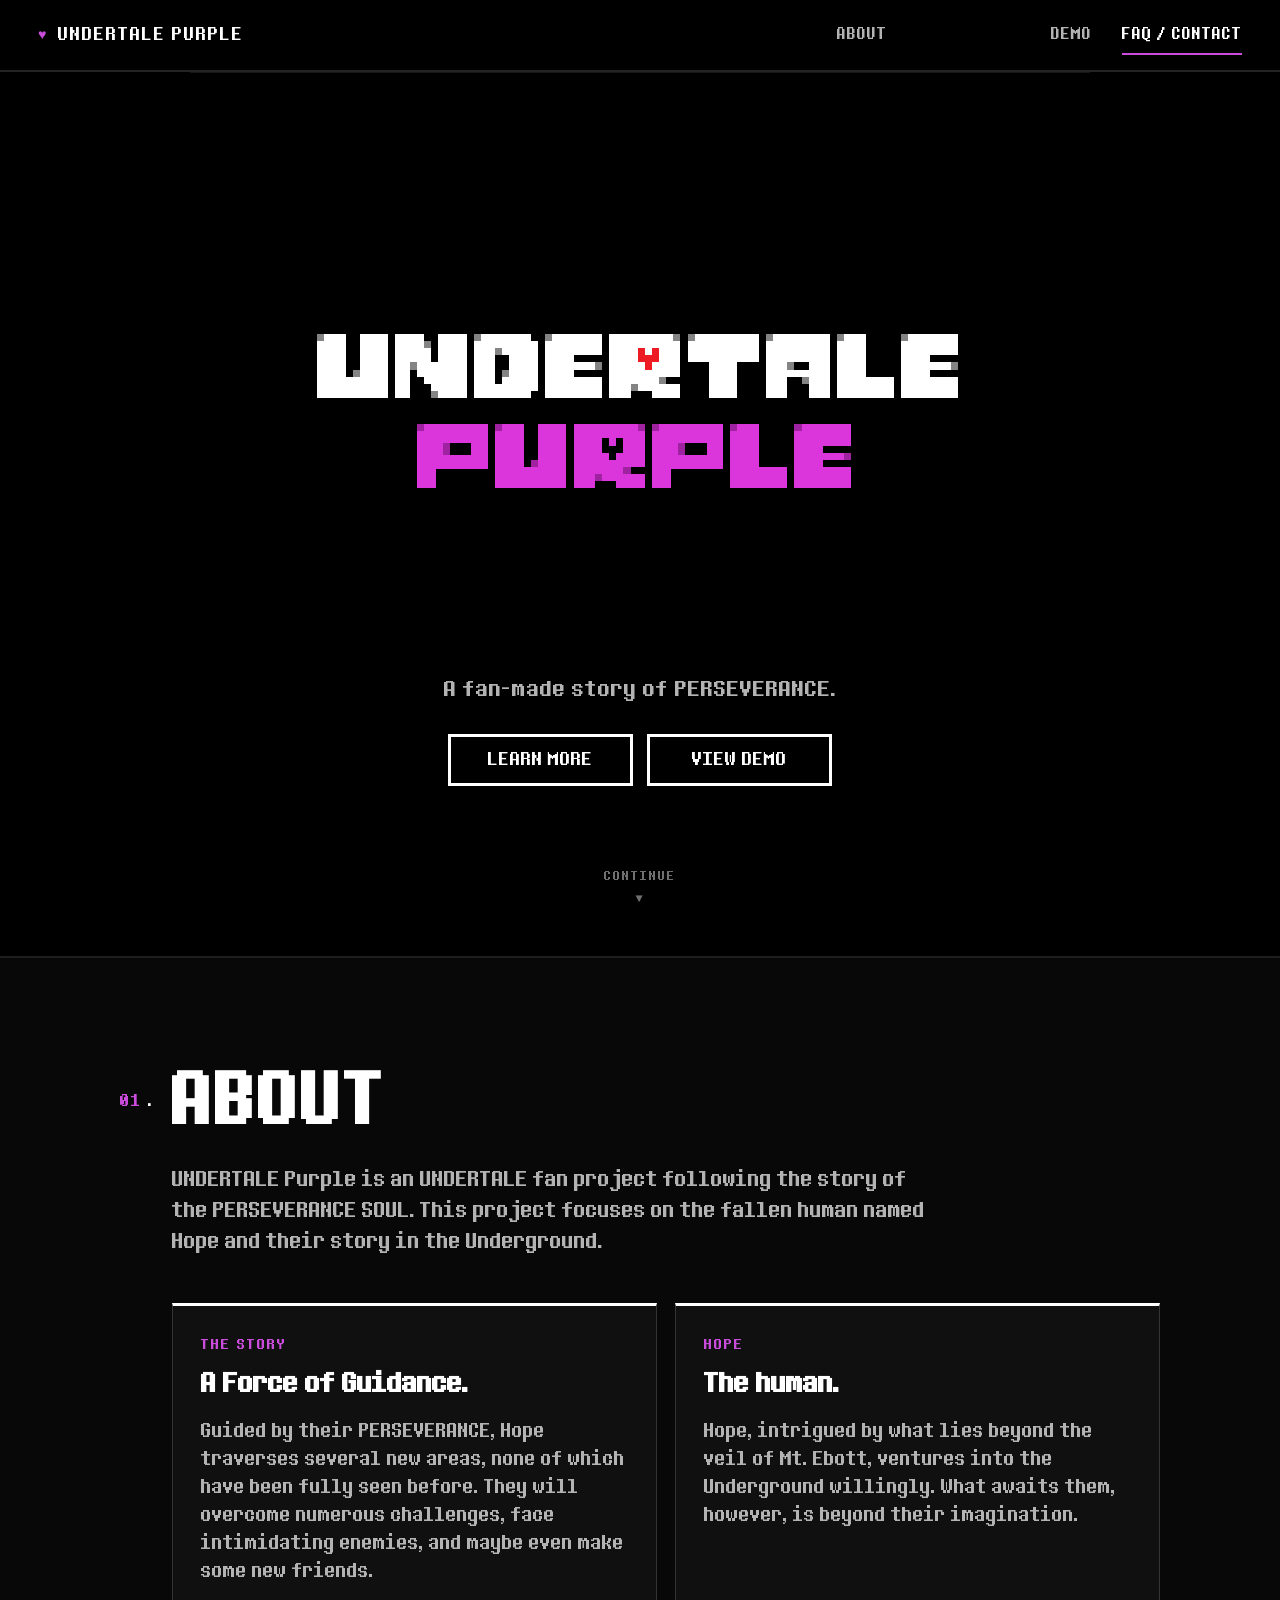
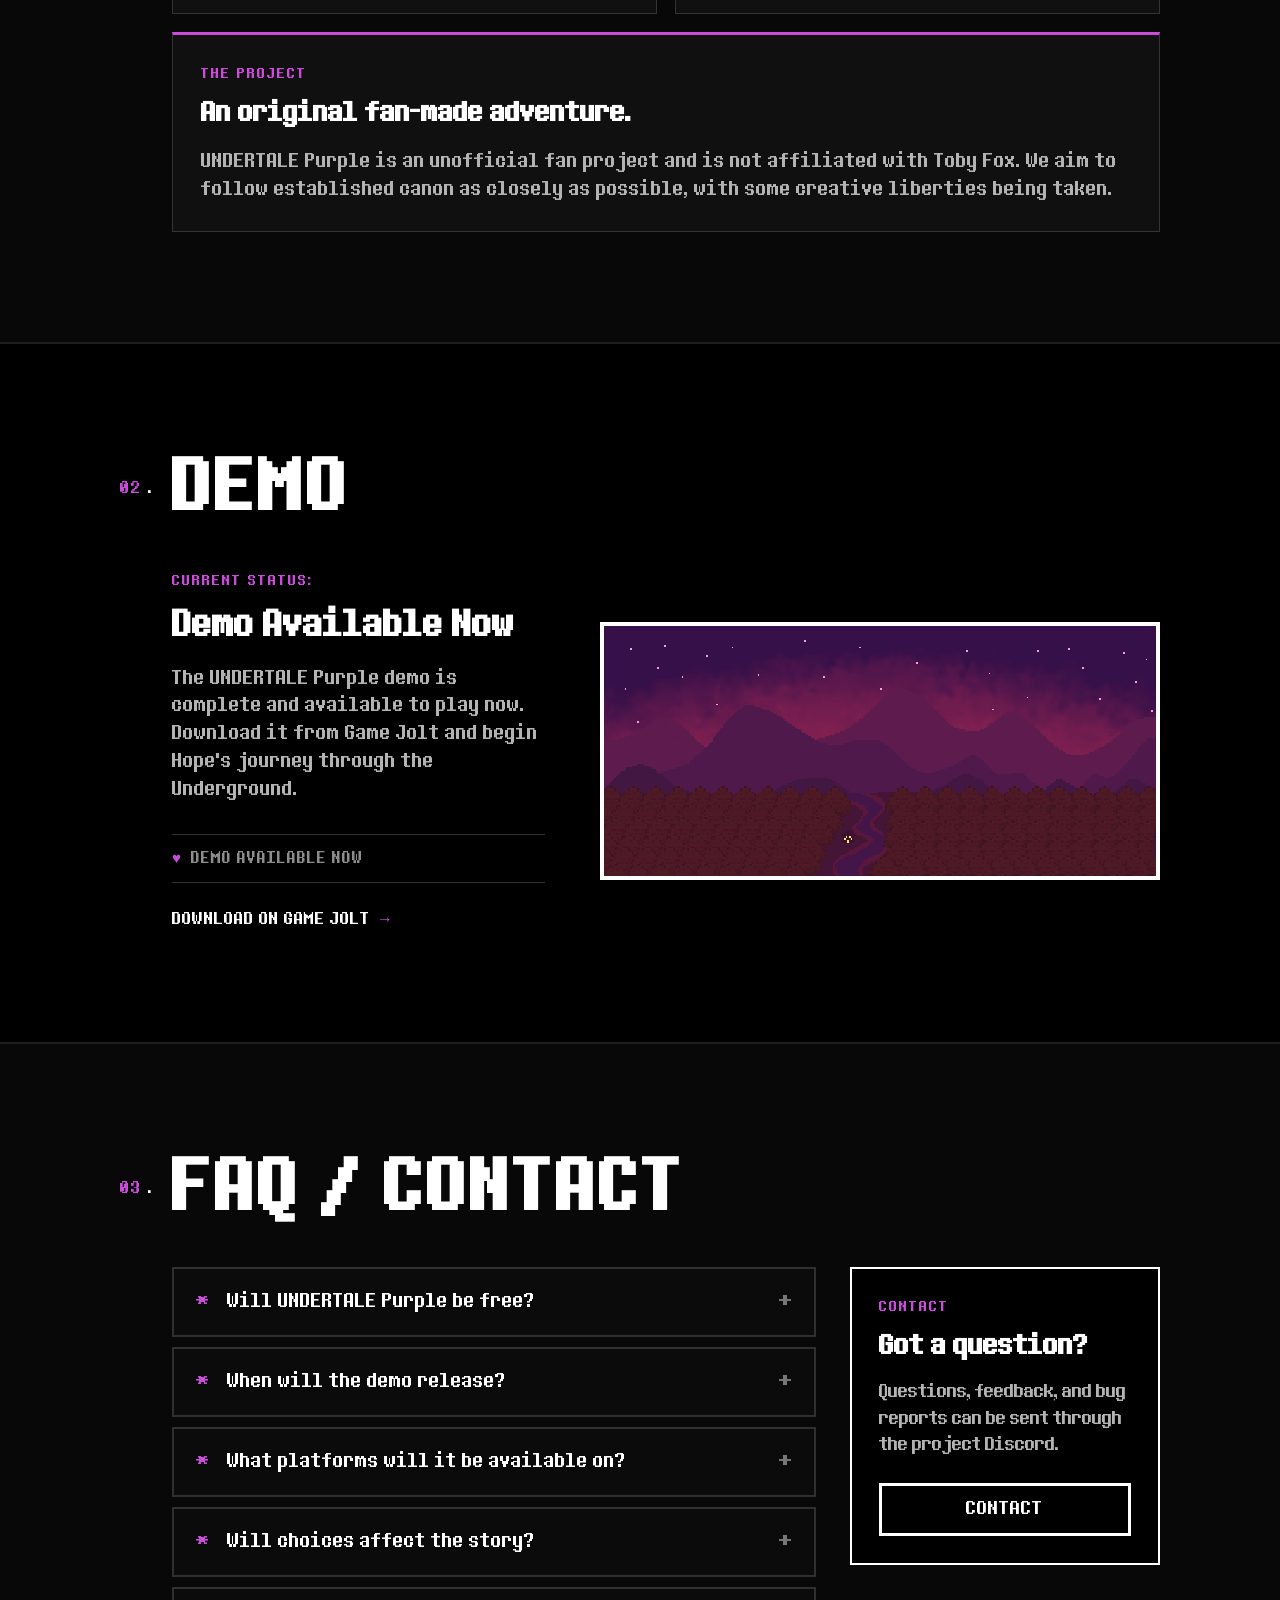
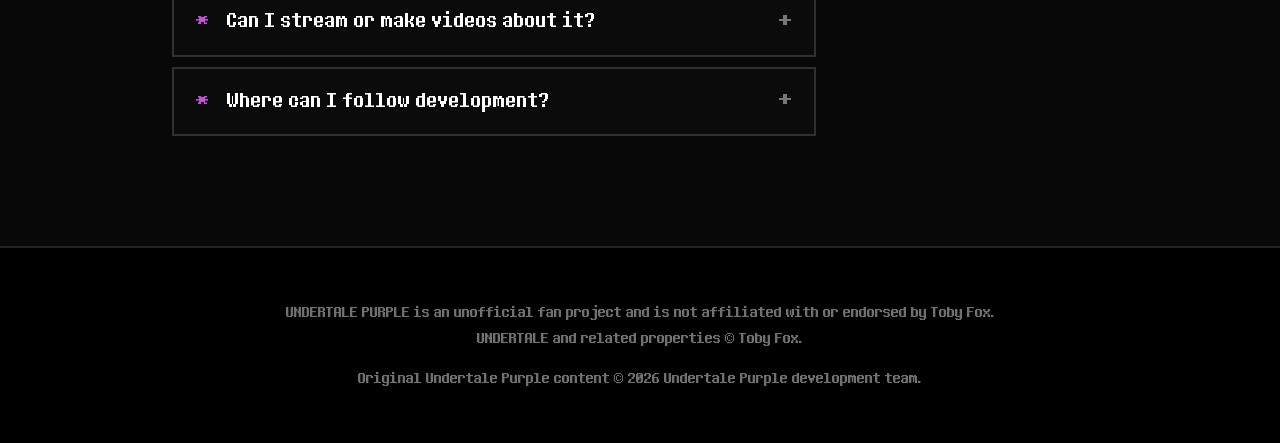
<file: index.html>
<!DOCTYPE html>
<html lang="en">

<head>
    <meta charset="UTF-8">

    <meta
        name="viewport"
        content="width=device-width, initial-scale=1.0"
    >

    <meta
        name="description"
        content="Undertale Purple is an unofficial fan-made Undertale project."
    >

    <title>Undertale Purple</title>

    <link rel="stylesheet" href="style.css">
</head>

<body>

    <header class="topbar">

        <a class="site-name" href="#home">
            <span class="nav-heart">♥</span>
            <span>UNDERTALE PURPLE</span>
        </a>

        <nav class="navigation" aria-label="Main navigation">

            <a href="#about">
                ABOUT
            </a>

            <!--
                This occupies space in the navigation,
                but its text is invisible until hovered.
            -->

            <a
    class="completion-link"
    href="completion.html"
    aria-label="Completion"
>
                <span class="completion-text">
                    COMPLETION
                </span>
            </a>

            <a href="#demo">
                DEMO
            </a>

            <a href="#faq">
                FAQ / CONTACT
            </a>

        </nav>

    </header>

    <main>

        <!-- HERO -->

        <section class="hero" id="home">

            <div class="hero-content">

                <img
                    class="logo"
                    src="images/utp-logo.png"
                    alt="Undertale Purple"
                >

                <p class="tagline">
                    A fan-made story of PERSEVERANCE.
                </p>

                <div class="hero-buttons">

                    <a class="menu-button" href="#about">
                        <span class="button-heart">♥</span>
                        <span>LEARN MORE</span>
                    </a>

                    <a class="menu-button" href="#demo">
                        <span class="button-heart">♥</span>
                        <span>VIEW DEMO</span>
                    </a>

                </div>

            </div>

            <a class="scroll-indicator" href="#about">
                <span>CONTINUE</span>
                <span class="scroll-arrow">▼</span>
            </a>

        </section>

        <!-- ABOUT -->

        <section
            class="content-section about-section"
            id="about"
        >

            <div class="section-inner">

                <header class="section-heading">

                    <span class="section-marker">
                        01
                    </span>

                    <h2>ABOUT</h2>

                </header>

                <p class="section-intro">
                    UNDERTALE Purple is an UNDERTALE fan project
                    following the story of the PERSEVERANCE SOUL.
                    This project focuses on the fallen human named
                    Hope and their story in the Underground.
                </p>

                <div class="about-grid">

                    <article class="info-box">

                        <p class="small-label">
                            THE STORY
                        </p>

                        <h3>
                            A Force of Guidance.
                        </h3>

                        <p>
                            Guided by their PERSEVERANCE, Hope
                            traverses several new areas, none of
                            which have been fully seen before.
                            They will overcome numerous challenges,
                            face intimidating enemies, and maybe
                            even make some new friends.
                        </p>

                    </article>

                    <article class="info-box">

                        <p class="small-label">
                            HOPE
                        </p>

                        <h3>
                            The human.
                        </h3>

                        <p>
                            Hope, intrigued by what lies beyond the
                            veil of Mt. Ebott, ventures into the
                            Underground willingly. What awaits them,
                            however, is beyond their imagination.
                        </p>

                    </article>

                    <article class="info-box project-box">

                        <p class="small-label">
                            THE PROJECT
                        </p>

                        <h3>
                            An original fan-made adventure.
                        </h3>

                        <p>
                            UNDERTALE Purple is an unofficial fan
                            project and is not affiliated with Toby
                            Fox. We aim to follow established canon
                            as closely as possible, with some
                            creative liberties being taken.
                        </p>

                    </article>

                </div>

            </div>

        </section>

        <!-- DEMO -->

        <section
            class="content-section demo-section"
            id="demo"
        >

            <div class="section-inner">

                <header class="section-heading">

                    <span class="section-marker">
                        02
                    </span>

                    <h2>DEMO</h2>

                </header>

                <div class="demo-layout">

                    <div class="demo-copy">

                        <p class="small-label">
                            CURRENT STATUS:
                        </p>

                        <h3>
                            Demo Available Now
                        </h3>

                        <p>
                            The UNDERTALE Purple demo is complete
                            and available to play now. Download it
                            from Game Jolt and begin Hope's journey
                            through the Underground.
                        </p>

                        <div class="status-line">
                            <span class="status-heart">♥</span>
                            <span>DEMO AVAILABLE NOW</span>
                        </div>

                        <a
                            class="text-link"
                            href="https://gamejolt.com/games/undertalepurple/1094121"
                            target="_blank"
                            rel="noopener noreferrer"
                        >
                            DOWNLOAD ON GAME JOLT

                            <span aria-hidden="true">
                                →
                            </span>
                        </a>

                    </div>

                    <div class="demo-screen">

                        <img
                            class="demo-image"
                            src="images/utp-teaser.png"
                            alt="Undertale Purple teaser screenshot"
                        >

                    </div>

                </div>

            </div>

        </section>

        <!-- FAQ / CONTACT -->

        <section
            class="content-section faq-section"
            id="faq"
        >

            <div class="section-inner">

                <header class="section-heading">

                    <span class="section-marker">
                        03
                    </span>

                    <h2>FAQ / CONTACT</h2>

                </header>

                <div class="faq-layout">

                    <div class="faq-list">

                        <details>

                            <summary>
                                Will UNDERTALE Purple be free?
                            </summary>

                            <p>
                                Yes. UNDERTALE Purple is a free,
                                fan-made project and will be
                                available at no cost.
                            </p>

                        </details>

                        <details>

                            <summary>
                                When will the demo release?
                            </summary>

                            <p>
                                The current goal is to release the
                                demo by the end of summer 2026,
                                although this may change depending
                                on development.
                            </p>

                        </details>

                        <details>

                            <summary>
                                What platforms will it be available on?
                            </summary>

                            <p>
                                UNDERTALE Purple is currently being
                                developed for Windows. Support for
                                other platforms is most likely impossible.
                            </p>

                        </details>

                        <details>

                            <summary>
                                Will choices affect the story?
                            </summary>

                            <p>
                                Yes. Extremely.
                            </p>

                        </details>

                        <details>

                            <summary>
                                Can I stream or make videos about it?
                            </summary>

                            <p>
                                Yes. Once a public build is
                                available, you are welcome to
                                stream, record, and create videos
                                featuring UNDERTALE Purple. Just be sure to link the game in the description of the video.
                            </p>

                        </details>

                        <details>

                            <summary>
                                Where can I follow development?
                            </summary>

                            <p>
                                Join the UNDERTALE Purple Updates Discord server for exclusive
                                previews, announcements, and
                                community discussion. I may also post updates on my TikTok or other social media. My handle is always toebeans228.
                            </p>

                        </details>

                    </div>

                    <aside class="contact-panel">

                        <p class="small-label">
                            CONTACT
                        </p>

                        <h3>
                            Got a question?
                        </h3>

                        <p>
                            Questions, feedback, and bug reports
                            can be sent through the project Discord.
                        </p>

                        <a
                            class="menu-button contact-button"
                            href="https://discord.gg/NkSg9pUq8g"
                            target="_blank"
                            rel="noopener noreferrer"
                        >
                            <span class="button-heart">♥</span>
                            <span>CONTACT</span>
                        </a>

                    </aside>

                </div>

            </div>

        </section>

    </main>

    <footer>

        <p>
            UNDERTALE PURPLE is an unofficial fan project
            and is not affiliated with or endorsed by Toby Fox.
        </p>

        <p>
            UNDERTALE and related properties © Toby Fox.
        </p>

        <p class="copyright">
            Original Undertale Purple content © 2026
            Undertale Purple development team.
        </p>

    </footer>

    <script src="script.js"></script>

</body>

</html>
</file>
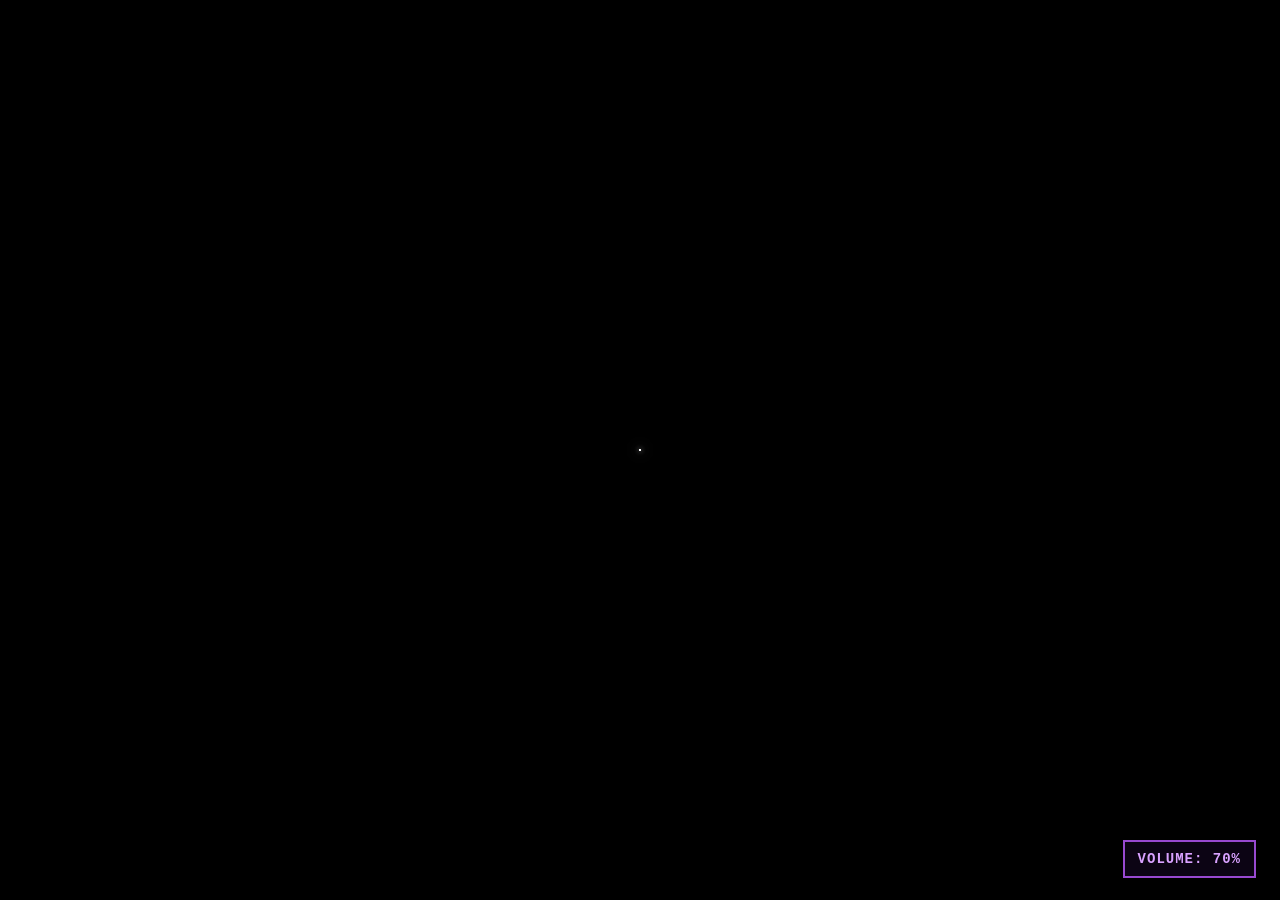
<file: reliquary.html>
<!DOCTYPE html>
<html lang="en">

<head>
    <meta charset="UTF-8">

    <meta
        name="viewport"
        content="width=device-width, initial-scale=1.0"
    >

    <meta
        name="description"
        content="The Reliquary."
    >

    <title>RELIQUARY</title>

    <link rel="stylesheet" href="reliquary.css?v=20260720-2">
</head>

<body>

    <!-- Main background stars -->

    <div
        class="star-field"
        id="star-field"
        aria-hidden="true"
    ></div>


    <!-- Door sequence -->

    <main
        class="door-scene"
        id="door-scene"
    >

        <span
            class="door-pixel"
            id="door-pixel"
            aria-hidden="true"
        ></span>

        <div
            class="door-reveal"
            id="door-reveal"
        >

            <button
                class="door-button"
                id="door-button"
                type="button"
                aria-label="Enter the Reliquary"
                disabled
            >

                <img
                    class="pixel-image door-image"
                    id="door-image"
                    src="images/relic-door.png"
                    alt=""
                    draggable="false"
                >

            </button>

        </div>

    </main>


    <!-- Reliquary -->

    <main
        class="reliquary-scene"
        id="reliquary-scene"
        hidden
    >

        <!-- Main relic gallery -->

        <section
            class="relic-gallery"
            id="relic-gallery"
            aria-label="The Reliquary"
        >

            <!-- Invitation -->

            <article
                class="relic-slot"
                data-relic="invitation"
            >

                <button
                    class="relic-button"
                    type="button"
                    aria-label="The Invitation"
                >

                    <span class="relic-visual">

                        <span class="relic-image-space">

                            <img
                                class="pixel-image relic-image"
                                src="images/invitation.png"
                                alt="The Invitation"
                                draggable="false"
                            >

                        </span>

                        <img
                            class="pixel-image pedestal-image"
                            src="images/relic-ped.png"
                            alt=""
                            aria-hidden="true"
                            draggable="false"
                        >

                    </span>

                </button>

                <span class="relic-title">
                    The Invitation
                </span>

            </article>


            <!-- Witness -->

            <article
                class="relic-slot"
                data-relic="witness"
            >

                <button
                    class="relic-button"
                    type="button"
                    aria-label="The Witness"
                >

                    <span class="relic-visual">

                        <span class="relic-image-space">

                            <img
                                class="pixel-image relic-image"
                                src="images/witness.png"
                                alt="The Witness"
                                draggable="false"
                            >

                        </span>

                        <img
                            class="pixel-image pedestal-image"
                            src="images/relic-ped.png"
                            alt=""
                            aria-hidden="true"
                            draggable="false"
                        >

                    </span>

                </button>

                <span class="relic-title">
                    The Witness
                </span>

            </article>


            <!-- Authority -->

            <article
                class="relic-slot"
                data-relic="authority"
            >

                <button
                    class="relic-button"
                    type="button"
                    aria-label="The Authority"
                >

                    <span class="relic-visual">

                        <span class="relic-image-space">

                            <img
                                class="pixel-image relic-image"
                                src="images/authority.png"
                                alt="The Authority"
                                draggable="false"
                            >

                        </span>

                        <img
                            class="pixel-image pedestal-image"
                            src="images/relic-ped.png"
                            alt=""
                            aria-hidden="true"
                            draggable="false"
                        >

                    </span>

                </button>

                <span class="relic-title">
                    The Authority
                </span>

            </article>


            <!-- Synthesis -->

            <article
                class="relic-slot"
                data-relic="synthesis"
            >

                <button
                    class="relic-button"
                    type="button"
                    aria-label="The Synthesis"
                >

                    <span class="relic-visual">

                        <span class="relic-image-space">

                            <img
                                class="pixel-image relic-image"
                                src="images/synthesis.png"
                                alt="The Synthesis"
                                draggable="false"
                            >

                        </span>

                        <img
                            class="pixel-image pedestal-image"
                            src="images/relic-ped.png"
                            alt=""
                            aria-hidden="true"
                            draggable="false"
                        >

                    </span>

                </button>

                <span class="relic-title">
                    The Synthesis
                </span>

            </article>

        </section>


        <!--
            The clicked relic is cloned into this layer,
            then smoothly moved from its original position.
        -->

        <div
            class="focus-layer"
            id="focus-layer"
            aria-hidden="true"
        ></div>


        <!-- Fragment -->

        <section
            class="fragment-stage"
            id="fragment-stage"
            hidden
        >

            <div
                class="fragment-travel-stars"
                id="fragment-travel-stars"
                aria-hidden="true"
            ></div>

            <button
                class="fragment-button"
                id="fragment-button"
                type="button"
                aria-label="The Fragment"
            >

                <img
                    class="pixel-image fragment-image"
                    id="fragment-image"
                    src="images/fragment.png"
                    alt="The Fragment"
                    draggable="false"
                >

            </button>

        </section>


        <!-- Dialogue -->

        <section
            class="reading-stage"
            id="reading-stage"
            aria-live="polite"
            hidden
        >

            <div class="dialogue-position">

                <div
                    class="dialogue-measure"
                    id="dialogue-measure"
                    aria-hidden="true"
                ></div>

                <p
                    class="relic-dialogue"
                    id="relic-dialogue"
                ></p>

            </div>

            <div class="return-space">

                <button
                    class="return-button"
                    id="return-button"
                    type="button"
                    hidden
                >
                    RETURN
                </button>

            </div>

        </section>

    </main>


    <!-- Screen fade -->

    <div
        class="scene-fade"
        id="scene-fade"
        aria-hidden="true"
    ></div>


    <!-- Audio -->

    <audio
        id="door-sound"
        src="audio/snd-door.ogg"
        preload="auto"
    ></audio>

    <audio
        id="reliquary-music"
        src="audio/mus-completion.ogg"
        preload="auto"
        loop
    ></audio>

    <audio
        id="music-invitation"
        src="audio/mus-circus-tease.ogg"
        preload="auto"
        loop
    ></audio>

    <audio
    id="credits-noise"
    src="audio/mus-credits-noise.ogg"
    preload="auto"
></audio>

    <audio
        id="music-witness"
        src="audio/mus-fw-tease.ogg"
        preload="auto"
        loop
    ></audio>

    <audio
        id="music-authority"
        src="audio/mus-containment-tease.ogg"
        preload="auto"
        loop
    ></audio>

    <audio
        id="music-synthesis"
        src="audio/mus-core-tease.ogg"
        preload="auto"
        loop
    ></audio>

    <audio
        id="music-fragment"
        src="audio/mus-doctor.ogg"
        preload="auto"
        loop
    ></audio>

    <div id="soundtrack-end" hidden>
        <div class="soundtrack-line-wrap">
            <p
                id="remember-measure"
                class="soundtrack-measure"
                aria-hidden="true"
            ></p>

            <p id="remember-text"></p>
        </div>

        <div class="soundtrack-line-wrap">
            <span
                id="soundtrack-link-measure"
                class="soundtrack-measure soundtrack-link-measure"
                aria-hidden="true"
            ></span>

            <a
                id="soundtrack-link"
                href="https://youtube.com/playlist?list=PLGmXJL9mH-vE&si=1ch_hXn9qkR9vegV"
                target="_blank"
                rel="noopener noreferrer"
            ></a>
        </div>

        <button
            id="soundtrack-back"
            type="button"
            hidden
        >
            BACK
        </button>
    </div>

    <div id="volume-control">
        <div
            id="volume-panel"
            hidden
        >
            <input
                id="volume-slider"
                type="range"
                min="0"
                max="100"
                value="70"
                aria-label="Volume"
            >
        </div>

        <button
            id="volume-button"
            type="button"
            aria-expanded="false"
            aria-controls="volume-panel"
        >
            VOLUME: 70%
        </button>
    </div>

    <script src="reliquary.js?v=20260720-2"></script>

</body>
</html>
</file>
<file: style.css>
@font-face
{
    font-family: "Determination Sans";
    src: url("fonts/determination.ttf") format("truetype");
    font-weight: normal;
    font-style: normal;
}

:root
{
    --black: #000000;
    --near-black: #080808;
    --panel: #101010;
    --panel-hover: #151515;

    --white: #ffffff;
    --gray: #b3b3b3;
    --dark-gray: #343434;

    --purple: #c94cdb;
    --purple-dark: #752982;

    --content-width: 1040px;
}

*
{
    box-sizing: border-box;
}

html
{
    scroll-behavior: smooth;
    scroll-padding-top: 82px;
}

body
{
    margin: 0;

    overflow-x: hidden;

    background-color: var(--black);
    color: var(--white);

    font-family:
        "Determination Sans",
        "Courier New",
        monospace;

    line-height: 1.55;
}

img
{
    display: block;

    max-width: 100%;
}

a
{
    color: inherit;
}

::selection
{
    color: var(--black);
    background-color: var(--purple);
}

/*
    TOP NAVIGATION
*/

.topbar
{
    position: fixed;
    top: 0;
    left: 0;

    z-index: 1000;

    width: 100%;
    min-height: 72px;

    display: flex;
    justify-content: space-between;
    align-items: center;

    padding: 0 38px;

    background-color: rgba(0, 0, 0, 0.97);
    border-bottom: 2px solid #242424;

    transition:
        min-height 0.2s ease,
        border-color 0.2s ease;
}

.topbar.scrolled
{
    min-height: 64px;

    border-bottom-color: var(--purple-dark);
}

.site-name
{
    display: flex;
    align-items: center;
    gap: 10px;

    color: var(--white);

    font-size: 17px;
    letter-spacing: 2px;

    text-decoration: none;
}

.nav-heart
{
    color: var(--purple);

    font-size: 14px;
}

.navigation
{
    display: flex;
    align-items: center;
    gap: 30px;
}

.navigation a
{
    position: relative;

    padding: 8px 0 6px;

    color: var(--gray);

    border-bottom: 2px solid transparent;

    font-size: 15px;
    letter-spacing: 1px;

    text-decoration: none;

    transition:
        color 0.15s ease,
        border-color 0.15s ease;
}

.navigation a:hover
{
    color: var(--white);
}

.navigation a.active
{
    color: var(--white);

    border-bottom-color: var(--purple);
}

/*
    HIDDEN COMPLETION LINK
*/

.navigation .completion-link
{
    width: 104px;

    display: inline-flex;
    justify-content: center;
    align-items: center;

    color: var(--black);

    border-bottom-color: transparent;

    user-select: none;
}

.completion-text
{
    opacity: 0;

    color: var(--purple);

    transition:
        opacity 0.15s ease,
        color 0.15s ease;
}

.navigation .completion-link:hover .completion-text,
.navigation .completion-link:focus-visible .completion-text
{
    opacity: 1;
}

.navigation .completion-link:hover
{
    border-bottom-color: var(--purple);
}

/*
    HERO
*/

.hero
{
    position: relative;

    min-height: 100vh;

    display: flex;
    justify-content: center;
    align-items: center;

    padding: 130px 24px 115px;

    overflow: hidden;

    text-align: center;
}

.hero::before
{
    content: "";

    position: absolute;
    top: 72px;
    left: 50%;

    width: min(900px, 88%);
    height: 1px;

    background-color: #171717;

    transform: translateX(-50%);
}

.hero-content
{
    position: relative;
    z-index: 2;

    width: min(850px, 100%);

    display: flex;
    flex-direction: column;
    align-items: center;

    transform: translateY(-55px);
}

.logo
{
    width: min(760px, 94%);
    height: auto;

    image-rendering: pixelated;
}

.tagline
{
    margin: 28px 0;

    color: var(--gray);

    font-size: 21px;
    letter-spacing: 1px;
}

.hero-buttons
{
    display: flex;
    justify-content: center;
    flex-wrap: wrap;
    gap: 14px;
}

/*
    BUTTONS
*/

.menu-button
{
    min-width: 185px;

    display: inline-flex;
    justify-content: center;
    align-items: center;
    gap: 9px;

    padding: 10px 18px;

    color: var(--white);
    background-color: var(--black);

    border: 3px solid var(--white);

    font-size: 17px;
    letter-spacing: 1px;

    text-decoration: none;

    transition:
        color 0.12s ease,
        background-color 0.12s ease,
        border-color 0.12s ease;
}

.button-heart
{
    display: none;

    color: var(--purple);
}

.menu-button:hover
{
    color: var(--purple);

    border-color: var(--purple);
}

.menu-button:hover .button-heart
{
    display: inline;
}

.menu-button:focus-visible,
.navigation a:focus-visible,
.site-name:focus-visible,
.text-link:focus-visible,
.scroll-indicator:focus-visible,
summary:focus-visible
{
    outline: 2px solid var(--purple);
    outline-offset: 4px;
}

/*
    SCROLL PROMPT
*/

.scroll-indicator
{
    position: absolute;
    bottom: 48px;
    left: 50%;

    display: flex;
    flex-direction: column;
    align-items: center;
    gap: 4px;

    color: #707070;

    font-size: 12px;
    letter-spacing: 2px;

    text-decoration: none;

    transform: translateX(-50%);

    transition:
        color 0.15s ease,
        opacity 0.2s ease;
}

.scroll-indicator:hover
{
    color: var(--white);
}

.scroll-arrow
{
    animation: arrow-bob 1.35s steps(2, end) infinite;
}

body.has-scrolled .scroll-indicator
{
    opacity: 0;

    pointer-events: none;
}

/*
    GENERAL SECTIONS
*/

.content-section
{
    position: relative;

    padding: 110px 30px;

    border-top: 2px solid #1e1e1e;
}

.section-inner
{
    width: min(var(--content-width), 100%);

    margin: 0 auto;
}

.section-heading
{
    display: flex;
    align-items: center;
    gap: 18px;

    margin-bottom: 28px;
}

.section-marker
{
    color: var(--purple);

    font-size: 16px;
    letter-spacing: 2px;
}

.section-marker::after
{
    content: ".";

    color: var(--white);
}

h2
{
    margin: 0;

    font-size: clamp(38px, 7vw, 68px);
    letter-spacing: 3px;
    line-height: 1;
}

h3
{
    margin-top: 0;

    font-size: 26px;
    line-height: 1.25;
}

.section-intro
{
    max-width: 760px;

    margin: 0 0 46px 52px;

    color: var(--gray);

    font-size: 20px;
}

.small-label
{
    margin: 0 0 12px;

    color: var(--purple);

    font-size: 14px;
    letter-spacing: 2px;
}

/*
    ABOUT
*/

.about-section
{
    background-color: var(--near-black);
}

.about-grid
{
    display: grid;
    grid-template-columns: repeat(2, 1fr);
    gap: 18px;

    margin-left: 52px;
}

.info-box
{
    padding: 28px;

    background-color: var(--panel);

    border-top: 3px solid var(--white);
    border-right: 1px solid var(--dark-gray);
    border-bottom: 1px solid var(--dark-gray);
    border-left: 1px solid var(--dark-gray);

    transition:
        background-color 0.15s ease,
        border-color 0.15s ease;
}

.info-box:hover
{
    background-color: var(--panel-hover);

    border-right-color: #505050;
    border-bottom-color: #505050;
    border-left-color: #505050;
}

.info-box h3
{
    margin-bottom: 18px;
}

.info-box p:last-child
{
    margin-bottom: 0;

    color: var(--gray);

    font-size: 18px;
}

.project-box
{
    grid-column: 1 / -1;

    border-top-color: var(--purple);
}

/*
    DEMO
*/

.demo-section
{
    background-color: var(--black);
}

.demo-layout
{
    display: grid;
    grid-template-columns:
        minmax(260px, 0.8fr)
        minmax(360px, 1.2fr);

    gap: 55px;
    align-items: center;

    margin-top: 48px;
    margin-left: 52px;
}

.demo-copy h3
{
    margin-bottom: 18px;

    font-size: 34px;
}

.demo-copy > p:not(.small-label)
{
    color: var(--gray);

    font-size: 18px;
}

.status-line
{
    display: flex;
    align-items: center;
    gap: 9px;

    margin: 30px 0 24px;
    padding: 12px 0;

    color: #8c8c8c;

    border-top: 1px solid #333333;
    border-bottom: 1px solid #333333;

    font-size: 15px;
    letter-spacing: 1px;
}

.status-heart
{
    color: var(--purple);
}

.text-link
{
    display: inline-flex;
    align-items: center;
    gap: 10px;

    color: var(--white);

    font-size: 16px;
    letter-spacing: 1px;

    text-decoration: none;
}

.text-link span
{
    color: var(--purple);

    transition: transform 0.15s ease;
}

.text-link:hover span
{
    transform: translateX(4px);
}

.demo-screen
{
    width: 100%;
    height: auto;
    min-height: 0;

    padding: 0;

    overflow: hidden;

    background-color: #050505;

    border: 4px solid var(--white);
}

.demo-image
{
    display: block;

    width: 100%;
    height: auto;

    margin: 0;

    image-rendering: pixelated;
}

/*
    FAQ
*/

.faq-section
{
    background-color: var(--near-black);
}

.faq-layout
{
    display: grid;
    grid-template-columns:
        minmax(0, 1.35fr)
        minmax(250px, 0.65fr);

    gap: 34px;

    margin-top: 45px;
    margin-left: 52px;
}

.faq-list
{
    display: flex;
    flex-direction: column;
    gap: 10px;
}

details
{
    background-color: #0b0b0b;

    border: 2px solid #303030;

    transition:
        background-color 0.15s ease,
        border-color 0.15s ease;
}

details:hover
{
    background-color: #101010;

    border-color: #505050;
}

details[open]
{
    background-color: #101010;

    border-color: var(--white);
}

summary
{
    position: relative;

    padding: 19px 55px 19px 22px;

    font-size: 18px;

    cursor: pointer;

    list-style: none;
}

summary::-webkit-details-marker
{
    display: none;
}

summary::before
{
    content: "*";

    margin-right: 12px;

    color: var(--purple);
}

summary::after
{
    content: "+";

    position: absolute;
    top: 50%;
    right: 21px;

    color: #777777;

    font-size: 24px;

    transform: translateY(-50%);
}

details[open] summary::after
{
    content: "−";

    color: var(--white);
}

details p
{
    margin: 0;

    padding: 0 26px 22px 49px;

    color: var(--gray);

    font-size: 17px;
}

.contact-panel
{
    align-self: start;

    padding: 27px;

    background-color: var(--black);

    border: 2px solid var(--white);
}

.contact-panel h3
{
    margin-bottom: 15px;
}

.contact-panel > p:not(.small-label)
{
    margin-bottom: 25px;

    color: var(--gray);

    font-size: 17px;
}

.contact-button
{
    width: 100%;
    min-width: 0;
}

/*
    FOOTER
*/

footer
{
    padding: 50px 25px;

    color: #707070;
    background-color: var(--black);

    border-top: 2px solid #222222;

    text-align: center;
}

footer p
{
    margin: 4px 0;

    font-size: 14px;
}

.copyright
{
    margin-top: 18px;
}

/*
    ANIMATIONS
*/

@keyframes arrow-bob
{
    0%,
    100%
    {
        transform: translateY(0);
    }

    50%
    {
        transform: translateY(5px);
    }
}

/*
    TABLET
*/

@media (max-width: 850px)
{
    html
    {
        scroll-padding-top: 100px;
    }

    .topbar
    {
        min-height: 92px;

        flex-direction: column;
        justify-content: center;
        gap: 8px;

        padding: 12px 20px;
    }

    .topbar.scrolled
    {
        min-height: 84px;
    }

    .navigation
    {
        gap: 18px;
    }

    .navigation a
    {
        font-size: 13px;
    }

    .navigation .completion-link
    {
        width: 90px;
    }

    .hero
    {
        padding-top: 150px;
    }

    .hero-content
    {
        transform: translateY(-35px);
    }

    .section-intro,
    .about-grid,
    .demo-layout,
    .faq-layout
    {
        margin-left: 0;
    }

    .about-grid
    {
        grid-template-columns: 1fr;
    }

    .project-box
    {
        grid-column: auto;
    }

    .demo-layout,
    .faq-layout
    {
        grid-template-columns: 1fr;
    }

    .demo-layout
    {
        gap: 36px;
    }

    .contact-panel
    {
        width: min(470px, 100%);
    }
}

/*
    PHONE
*/

@media (max-width: 520px)
{
    .topbar
    {
        padding-right: 14px;
        padding-left: 14px;
    }

    .site-name
    {
        font-size: 14px;
    }

    .navigation
    {
        width: 100%;

        justify-content: space-between;
        gap: 4px;
    }

    .navigation a
    {
        padding-bottom: 4px;

        font-size: 10px;
        letter-spacing: 0;
    }

    .navigation .completion-link
    {
        width: 68px;
    }

    .hero
    {
        min-height: 94vh;

        padding-right: 18px;
        padding-left: 18px;
    }

    .hero-content
    {
        transform: translateY(-20px);
    }

    .tagline
    {
        margin-top: 22px;

        font-size: 17px;
    }

    .hero-buttons
    {
        width: 100%;
    }

    .menu-button
    {
        width: 100%;
    }

    .content-section
    {
        padding: 85px 20px;
    }

    .section-heading
    {
        gap: 11px;
    }

    .section-marker
    {
        font-size: 13px;
    }

    h2
    {
        font-size: 38px;
    }

    .section-intro
    {
        font-size: 18px;
    }

    .info-box
    {
        padding: 23px;
    }

    summary
    {
        font-size: 16px;
    }
}

/*
    REDUCED MOTION
*/

@media (prefers-reduced-motion: reduce)
{
    html
    {
        scroll-behavior: auto;
    }

    *,
    *::before,
    *::after
    {
        animation-duration: 0.01ms !important;
        animation-iteration-count: 1 !important;

        transition-duration: 0.01ms !important;
    }
}
</file>
<file: reliquary.css>
/*
    ===================================================
    RESET
    ===================================================
*/

* {
    box-sizing: border-box;
}

html,
body {
    width: 100%;
    height: 100%;
    margin: 0;
}

body {
    overflow: hidden;

    background: #000000;
    color: #ffffff;

    font-family:
        "Courier New",
        Courier,
        monospace;
}

button {
    font: inherit;
}

img {
    user-select: none;
    -webkit-user-drag: none;
}

.pixel-image {
    image-rendering: pixelated;
    image-rendering: crisp-edges;
}


/*
    ===================================================
    MAIN STAR FIELD
    ===================================================
*/

.star-field {
    position: fixed;
    inset: 0;
    z-index: 3;

    overflow: hidden;
    pointer-events: none;

    opacity: 0;

    transition:
        opacity 1.8s ease;
}

.star-field.visible {
    opacity: 1;
}

.star {
    position: absolute;

    width: var(--star-size);
    height: var(--star-size);

    background: var(--star-color);

    opacity: 0;

    transform:
        translate(-50%, -50%)
        scale(0.2);

    box-shadow:
        0 0 7px var(--star-color),
        0 0 18px var(--star-color),
        0 0 34px var(--star-color);

    filter:
        brightness(1.45);

    animation:
        star-flicker
        var(--star-duration)
        ease-in-out
        var(--star-delay)
        infinite;
}

.star::before,
.star::after {
    content: "";

    position: absolute;
    top: 50%;
    left: 50%;

    background: inherit;

    transform:
        translate(-50%, -50%);
}

.star::before {
    width: 430%;
    height: 1px;
}

.star::after {
    width: 1px;
    height: 430%;
}

@keyframes star-flicker {

    0%,
    58%,
    100% {
        opacity: 0;

        transform:
            translate(-50%, -50%)
            scale(0.2);
    }

    69% {
        opacity: 0.92;
    }

    78% {
        opacity: 1;

        transform:
            translate(-50%, -50%)
            scale(1);
    }

    87% {
        opacity: 0.86;
    }

    96% {
        opacity: 0;
    }
}


/*
    ===================================================
    DOOR
    ===================================================
*/

.door-scene {
    position: fixed;
    inset: 0;
    z-index: 20;

    display: flex;
    align-items: center;
    justify-content: center;

    background: #000000;
}

.door-scene.removed {
    display: none;
}

.door-pixel {
    position: absolute;
    top: 50%;
    left: 50%;

    width: 2px;
    height: 2px;

    background: #ffffff;

    opacity: 0;

    transform:
        translate(-50%, -50%);

    box-shadow:
        0 0 5px #ffffff,
        0 0 14px #ffffff;

    transition:
        opacity 400ms ease;
}

.door-pixel.visible {
    opacity: 1;
}

.door-pixel.hidden {
    opacity: 0;
}

.door-reveal {
    display: flex;
    align-items: center;
    justify-content: center;

    opacity: 0;

    clip-path:
        inset(
            49.8%
            49.8%
            49.8%
            49.8%
        );

    transition:
        clip-path 4.2s
        cubic-bezier(0.65, 0, 0.35, 1),
        opacity 300ms ease;
}

.door-reveal.visible {
    opacity: 1;

    clip-path:
        inset(0 0 0 0);
}

.door-button {
    display: block;

    padding: 3px;

    border: 0;
    outline: none;

    background: transparent;

    line-height: 0;

    cursor: default;
}

.door-button.ready {
    cursor: pointer;
}

.door-image {
    display: block;

    width: auto;
    height: auto;

    max-width: none;
    max-height: none;

    transition:
        filter 300ms ease,
        transform 300ms ease;
}

.door-button.ready:hover .door-image,
.door-button.ready:focus-visible .door-image {
    filter:
        brightness(1.16)
        drop-shadow(
            0 0 8px
            rgba(255, 255, 255, 0.25)
        );

    transform:
        translateY(-3px);
}


/*
    ===================================================
    RELIQUARY
    ===================================================
*/

.reliquary-scene {
    position: fixed;
    inset: 0;
    z-index: 2;

    display: flex;
    align-items: center;
    justify-content: center;

    overflow: hidden;

    padding:
        clamp(20px, 4vw, 60px);

    background:
        radial-gradient(
            circle at center,
            rgba(27, 27, 37, 0.72) 0%,
            rgba(9, 9, 14, 0.88) 45%,
            #000000 82%
        );

    opacity: 0;

    transition:
        opacity 1.8s ease;
}

.reliquary-scene.visible {
    opacity: 1;
}

.reliquary-scene[hidden] {
    display: none;
}


/*
    ===================================================
    RELIC GALLERY
    ===================================================
*/

.relic-gallery {
    position: relative;
    z-index: 4;

    display: flex;
    align-items: flex-end;
    justify-content: center;

    width: min(1480px, 100%);
    min-height: 490px;

    gap:
        clamp(18px, 2.5vw, 48px);
}

.relic-gallery[hidden] {
    display: none;
}

.relic-slot {
    position: relative;

    flex: 0 0 auto;

    display: flex;
    flex-direction: column;
    align-items: center;
    justify-content: flex-end;

    width: 280px;
    height: 440px;

    opacity: 0;

    transform:
        translateY(22px);

    transition:
        opacity 1.4s ease,
        transform 1.4s
        cubic-bezier(0.22, 1, 0.36, 1);
}


/*
    Left-to-right gallery reveal.
*/

.relic-gallery.revealing
.relic-slot:nth-child(1) {
    transition-delay: 0ms;
}

.relic-gallery.revealing
.relic-slot:nth-child(2) {
    transition-delay: 500ms;
}

.relic-gallery.revealing
.relic-slot:nth-child(3) {
    transition-delay: 1000ms;
}

.relic-gallery.revealing
.relic-slot:nth-child(4) {
    transition-delay: 1500ms;
}

.relic-gallery.revealing
.relic-slot.available {
    opacity: 1;

    transform:
        translateY(0);
}

.relic-slot.removed {
    display: none;
}


/*
    Tightened clickable area.
*/

.relic-button {
    display: block;

    width: 250px;
    height: 370px;

    padding: 2px;

    border: 0;
    outline: none;

    background: transparent;

    cursor: pointer;
}

.relic-visual {
    position: relative;

    display: block;

    width: 246px;
    height: 366px;
}

.relic-image-space {
    position: absolute;
    left: 50%;
    bottom: 136px;

    display: flex;
    align-items: center;
    justify-content: center;

    width: 210px;
    height: 220px;

    transform:
        translateX(-50%);

    pointer-events: none;
}

.relic-image {
    display: block;

    width: auto;
    height: auto;

    max-width: 210px;
    max-height: 220px;

    object-fit: contain;

    animation:
        gallery-float
        4.3s
        ease-in-out
        infinite;

    filter:
        brightness(1)
        drop-shadow(
            0 0 0
            transparent
        );

    transition:
        translate 380ms
        cubic-bezier(0.22, 1, 0.36, 1),
        filter 350ms ease;
}

.relic-slot:nth-child(2)
.relic-image {
    animation-delay: -1.1s;
}

.relic-slot:nth-child(3)
.relic-image {
    animation-delay: -2.2s;
}

.relic-slot:nth-child(4)
.relic-image {
    animation-delay: -3.1s;
}

@keyframes gallery-float {

    0%,
    100% {
        transform:
            translateY(-4px);
    }

    50% {
        transform:
            translateY(7px);
    }
}


/*
    Pedestal stays completely still.
    JavaScript supplies its exact 2× dimensions.
*/

.pedestal-image {
    position: absolute;
    left: 50%;
    bottom: 0;

    display: block;

    width: auto;
    height: auto;

    max-width: none;
    max-height: none;

    opacity: 0.92;

    transform:
        translateX(-50%);

    image-rendering: pixelated;
}

.relic-title {
    display: block;

    width: 100%;
    min-height: 34px;

    margin-top: 14px;

    color:
        rgba(255, 255, 255, 0.76);

    font-size:
        clamp(15px, 1.3vw, 19px);

    font-weight: bold;
    line-height: 1.3;
    letter-spacing: 0.8px;
    text-align: center;

    transition:
        color 300ms ease;
}


/*
    Only the relic rises on hover.
*/

.relic-button:hover
.relic-image,
.relic-button:focus-visible
.relic-image {
    translate:
        0 -17px;

    filter:
        brightness(1.2)
        drop-shadow(
            0 0 11px
            rgba(255, 255, 255, 0.32)
        );
}

.relic-slot:has(
    .relic-button:hover
)
.relic-title,
.relic-slot:has(
    .relic-button:focus-visible
)
.relic-title {
    color: #ffffff;
}


/*
    Fade gallery after selection.
*/

.relic-gallery.selecting
.relic-slot:not(.chosen) {
    opacity: 0;

    transform:
        translateY(10px)
        scale(0.95);

    pointer-events: none;

    transition-delay: 0ms;
}

.relic-gallery.selecting
.relic-slot.chosen {
    opacity: 0;

    pointer-events: none;

    transition-delay: 0ms;
}


/*
    ===================================================
    FOCUS RELIC COPY
    ===================================================
*/

.focus-layer {
    position: fixed;
    inset: 0;
    z-index: 8;

    pointer-events: none;
}

.focus-relic {
    position: fixed;

    display: flex;
    align-items: center;
    justify-content: center;

    margin: 0;

    transform:
        translate3d(0, 0, 0)
        scale(1);

    transform-origin: center center;

    will-change:
        transform,
        opacity;

    transition:
        transform 1.8s
        cubic-bezier(0.16, 1, 0.3, 1),
        opacity 850ms ease;
}

.focus-relic.moving {
    transform:
        translate3d(
            var(--focus-x),
            var(--focus-y),
            0
        )
        scale(var(--focus-scale));
}

.focus-relic img {
    display: block;

    width: 100%;
    height: 100%;

    max-width: none;
    max-height: none;

    object-fit: contain;

    image-rendering: pixelated;

    animation:
        selected-float
        4s
        ease-in-out
        infinite;

    filter:
        brightness(1.14)
        drop-shadow(
            0 0 14px
            rgba(255, 255, 255, 0.29)
        );
}

@keyframes selected-float {

    0%,
    100% {
        transform:
            translateY(-7px);
    }

    50% {
        transform:
            translateY(8px);
    }
}


/*
    ===================================================
    FRAGMENT
    ===================================================
*/

.fragment-stage {
    position: absolute;
    inset: 0;
    z-index: 5;

    display: flex;
    align-items: center;
    justify-content: center;

    overflow: hidden;

    opacity: 0;

    transition:
        opacity 2s ease;
}

.fragment-stage.visible {
    opacity: 1;
}

.fragment-stage[hidden] {
    display: none;
}

.fragment-travel-stars {
    position: absolute;
    inset: -50% 0 0;

    pointer-events: none;
}

.travel-star {
    position: absolute;

    width: var(--travel-size);
    height: var(--travel-size);

    background:
        var(--travel-color);

    opacity:
        var(--travel-opacity);

    box-shadow:
        0 0 5px var(--travel-color),
        0 0 12px var(--travel-color);

    animation:
        travel-down
        var(--travel-duration)
        linear
        var(--travel-delay)
        infinite;
}

.travel-star::before,
.travel-star::after {
    content: "";

    position: absolute;
    top: 50%;
    left: 50%;

    background: inherit;

    transform:
        translate(-50%, -50%);
}

.travel-star::before {
    width: 360%;
    height: 1px;
}

.travel-star::after {
    width: 1px;
    height: 360%;
}

@keyframes travel-down {

    from {
        transform:
            translateY(-25vh);
    }

    to {
        transform:
            translateY(175vh);
    }
}

.fragment-button {
    position: relative;
    z-index: 3;

    display: block;

    padding: 3px;

    border: 0;
    outline: none;

    background: transparent;

    line-height: 0;
    cursor: pointer;
}

.fragment-stage.travelling
.fragment-button {
    animation:
        fragment-camera-rise
        8s
        cubic-bezier(0.3, 0, 0.4, 1)
        forwards;
}

@keyframes fragment-camera-rise {

    from {
        transform:
            translateY(0);
    }

    to {
        transform:
            translateY(-8vh);
    }
}

.fragment-image {
    display: block;

    width: auto;
    height: auto;

    max-width: none;
    max-height: none;

    object-fit: contain;

    animation:
        fragment-float
        4.2s
        ease-in-out
        infinite;

    filter:
        brightness(0.96)
        grayscale(0.2)
        drop-shadow(
            0 0 13px
            rgba(255, 255, 255, 0.3)
        );

    transition:
        filter 350ms ease,
        translate 350ms ease;
}

.fragment-button:hover
.fragment-image,
.fragment-button:focus-visible
.fragment-image {
    translate:
        0 -9px;

    filter:
        brightness(1.18)
        grayscale(0)
        drop-shadow(
            0 0 19px
            rgba(255, 255, 255, 0.48)
        );
}

@keyframes fragment-float {

    0%,
    100% {
        transform:
            translateY(-5px);
    }

    50% {
        transform:
            translateY(7px);
    }
}


/*
    ===================================================
    DIALOGUE
    ===================================================
*/

.reading-stage {
    position: fixed;
    inset: 0;
    z-index: 12;

    display: flex;
    flex-direction: column;
    align-items: center;
    justify-content: flex-end;

    padding:
        28px
        30px
        clamp(40px, 7vh, 76px);

    pointer-events: none;
}

.reading-stage[hidden] {
    display: none;
}

.dialogue-position {
    position: relative;

    display: flex;
    align-items: flex-start;
    justify-content: center;

    width: min(980px, 90vw);
    height: 112px;
}

.dialogue-measure {
    position: absolute;

    visibility: hidden;
    pointer-events: none;

    width: max-content;
    max-width: min(980px, 90vw);

    font-size:
        clamp(17px, 1.75vw, 24px);

    font-weight: bold;
    line-height: 1.55;
    letter-spacing: 1px;

    white-space: pre-wrap;
}

.relic-dialogue {
    width: auto;
    max-width: min(980px, 90vw);

    margin: 0;

    color: #ffffff;

    font-size:
        clamp(17px, 1.75vw, 24px);

    font-weight: bold;
    line-height: 1.55;
    letter-spacing: 1px;

    text-align: left;
    white-space: pre-wrap;
}


/*
    RETURN has permanent reserved space.
*/

.return-space {
    display: flex;
    align-items: flex-end;
    justify-content: center;

    width: 100%;
    height: 52px;

    margin-top: 8px;
}

.return-button {
    padding:
        6px 13px;

    border: 0;
    outline: none;

    background: transparent;
    color:
        rgba(255, 255, 255, 0.72);

    font-weight: bold;
    letter-spacing: 1.4px;

    cursor: pointer;
    pointer-events: auto;

    opacity: 0;

    animation:
        return-in
        700ms
        ease forwards;
}

.return-button:hover,
.return-button:focus-visible {
    color: #ffff00;
}

.return-button[hidden] {
    display: block;

    visibility: hidden;
    pointer-events: none;

    animation: none;
}

@keyframes return-in {

    to {
        opacity: 1;
    }
}


/*
    ===================================================
    SCREEN FADE
    ===================================================
*/

.scene-fade {
    position: fixed;
    inset: 0;
    z-index: 100;

    pointer-events: none;

    background: #000000;

    opacity: 0;

    transition:
        opacity 950ms ease;
}

.scene-fade.active {
    opacity: 1;
}


/*
    ===================================================
    RESPONSIVE
    ===================================================
*/

@media (max-width: 1120px) {

    .relic-gallery {
        flex-wrap: wrap;

        width: min(720px, 100%);
        min-height: 730px;

        gap:
            0 45px;
    }

    .relic-slot {
        width: 290px;
        height: 355px;
    }

    .relic-button {
        width: 250px;
        height: 290px;
    }

    .relic-visual {
        width: 246px;
        height: 286px;
    }

    .relic-image-space {
        bottom: 125px;

        width: 205px;
        height: 150px;
    }

    .relic-image {
        max-width: 185px;
        max-height: 160px;
    }
}


@media (max-width: 640px) {

    .reliquary-scene {
        padding: 10px;
    }

    .relic-gallery {
        width: 100%;
        min-height: 660px;

        gap: 0;
    }

    .relic-slot {
        width: 50%;
        height: 330px;
    }

    .relic-button {
        width: 170px;
        height: 270px;
    }

    .relic-visual {
        width: 166px;
        height: 266px;
    }

    .relic-image-space {
        bottom: 116px;

        width: 150px;
        height: 140px;
    }

    .relic-image {
        max-width: 145px;
        max-height: 140px;
    }

    .relic-title {
        font-size: 13px;
    }

    .reading-stage {
        padding:
            20px
            16px
            28px;
    }

    .dialogue-position {
        height: 120px;
    }

    .relic-dialogue,
    .dialogue-measure {
        font-size: 16px;
    }
}

/*
    ===================================================
    FINAL RELIQUARY OVERRIDES
    ===================================================
*/


/*
    The reveal delay is assigned dynamically by JS.
*/

.relic-gallery.revealing
.relic-slot {
    transition-delay: 0ms;
}


/*
    Maintain native 2× pixel dimensions.
*/

.relic-image,
.pedestal-image,
.fragment-image,
.pixel-image {
    max-width: none !important;
    max-height: none !important;

    image-rendering: pixelated;
}


/*
    ===================================================
    FASTER RELIC DISAPPEARANCE
    ===================================================
*/

.relic-gallery.selecting
.relic-slot:not(.chosen) {
    opacity: 0;

    transform:
        translateY(6px)
        scale(0.97);

    pointer-events: none;

    transition:
        opacity 280ms ease,
        transform 280ms ease;

    transition-delay: 0ms !important;
}

.relic-gallery.selecting
.relic-slot.chosen {
    opacity: 0;

    pointer-events: none;

    transition:
        opacity 170ms ease;

    transition-delay: 0ms !important;
}


/*
    The selected floating copy begins moving sooner.
*/

.focus-relic {
    transition:
        transform 1.05s
        cubic-bezier(0.16, 1, 0.3, 1),

        opacity 600ms ease,

        filter 600ms ease;
}


/*
    ===================================================
    LARGER RELIC DIALOGUE
    ===================================================
*/

.dialogue-position {
    width:
        min(1120px, 92vw);

    height: 142px;
}

.dialogue-measure,
.relic-dialogue {
    max-width:
        min(1120px, 92vw);

    font-size:
        clamp(21px, 2.15vw, 31px);

    line-height: 1.48;
    letter-spacing: 1.05px;
}


/*
    ===================================================
    FRAGMENT TRAVEL
    ===================================================
*/

#star-field {
    transition:
        opacity 900ms ease;
}

.fragment-travel-stars {
    opacity: 0;

    transition:
        opacity 1.65s ease;
}

.fragment-travel-stars.visible {
    opacity: 1;
}

.fragment-travel-stars.ending {
    opacity: 0;

    transition:
        opacity
        var(
            --fragment-exit-duration,
            2600ms
        )
        ease-in;
}


/*
    The Fragment's final animation starts from whatever
    position it occupies at the exact moment the ending
    begins.

    There is no new starting transform.
*/

.fragment-stage.ending-rise
.fragment-button {
    pointer-events: none;

    animation:
        fragment-final-exit
        var(
            --fragment-exit-duration,
            2600ms
        )
        cubic-bezier(
            0.4,
            0,
            0.75,
            0.45
        )
        forwards;
}

.fragment-stage.ending-rise
.fragment-image {
    animation-play-state: paused;
}

@keyframes fragment-final-exit {
    from {
        translate: 0 0;
        opacity: 1;
    }

    to {
        translate:
            0
            calc(
                -1 *
                var(
                    --fragment-exit-distance,
                    70vh
                )
            );

        opacity: 0;
    }
}


/*
    ===================================================
    ENDING
    ===================================================
*/

.reliquary-ending {
    position: fixed;
    inset: 0;
    z-index: 100;

    overflow: hidden;

    pointer-events: none;
}

.reliquary-ending[hidden] {
    display: none;
}

.ending-white,
.ending-black {
    position: absolute;
    inset: 0;
}

.ending-white {
    z-index: 1;

    background: #ffffff;

    opacity: 0;

    transition:
        opacity
        var(
            --fragment-exit-duration,
            2600ms
        )
        ease-in;
}

.ending-white.visible {
    opacity: 1;
}

.ending-black {
    z-index: 2;

    display: flex;
    align-items: center;
    justify-content: center;

    overflow: hidden;

    background: #000000;

    opacity: 0;

    transition:
        opacity 1.4s ease;
}

.ending-black.visible {
    opacity: 1;
}


/*
    ===================================================
    FINAL VOICE QUESTION
    ===================================================
*/

.ending-question-wrap {
    position: absolute;
    inset: 0;

    display: flex;
    align-items: center;
    justify-content: center;
}

.ending-question-wrap[hidden] {
    display: none;
}

.ending-question,
.ending-question-measure {
    font-family:
        "Courier New",
        Courier,
        monospace;

    font-size:
        clamp(21px, 2.15vw, 31px);

    font-weight: bold;
    line-height: 1.5;
    letter-spacing: 1.05px;

    white-space: pre-wrap;
}

.ending-question-measure {
    position: absolute;

    width: max-content;
    max-width:
        min(1000px, 90vw);

    visibility: hidden;
    pointer-events: none;
}

.ending-question {
    width: auto;
    max-width:
        min(1000px, 90vw);

    margin: 0;

    color: #ffffff;

    text-align: left;
}


/*
    ===================================================
    CREDIT SCREENS
    ===================================================

    This uses the same clean sans-serif family as the
    main website styling rather than the dialogue font.
    ===================================================
*/
@font-face
{
    font-family: "Determination Sans";
    src: url("fonts/determination.ttf") format("truetype");
    font-weight: normal;
    font-style: normal;
}


.credit-screen {
    position: absolute;
    inset: 0;

    display: flex;
    align-items: center;
    justify-content: center;
    flex-direction: column;

    padding:
        clamp(24px, 5vw, 80px);

    color: #ffffff;


    text-align: center;

    opacity: 0;

    transform:
        translateY(12px);

    transition:
        opacity 650ms ease,
        transform 650ms ease;
}

.credit-screen[hidden] {
    display: none;
}

.credit-screen.visible {
    opacity: 1;

    transform:
        translateY(0);
}

.credit-screen.leaving {
    opacity: 0;

    transform:
        translateY(-10px);
}


/*
    ===================================================
    CREDIT 1: LOGO
    ===================================================
*/

.credit-logo-image {
    display: block;

    width:
        min(700px, 78vw);

    height: auto;

    image-rendering: pixelated;
}

.credit-subtitle {
    margin:
        clamp(24px, 4vh, 46px)
        0
        0;

    font-size:
        clamp(18px, 2vw, 28px);

    font-weight: 700;
    letter-spacing: 5px;
}


/*
    ===================================================
    CREDIT 2: MUSIC
    ===================================================
*/

.credit-screen h2 {
    margin:
        0 0
        clamp(40px, 6vh, 72px);

    font-size:
        clamp(27px, 3.3vw, 48px);

    font-weight: 800;
    letter-spacing: 4px;
}

.music-credit-grid {
    display: grid;

    grid-template-columns:
        repeat(2, minmax(230px, 1fr));

    width:
        min(900px, 88vw);

    gap:
        clamp(28px, 4vh, 50px)
        clamp(50px, 8vw, 120px);
}

.music-credit-grid > div {
    min-width: 0;
}

.credit-work {
    margin:
        0 0 8px;

    font-size:
        clamp(18px, 1.9vw, 27px);

    font-weight: 750;
    letter-spacing: 0.8px;
}

.credit-name {
    margin: 0;

    color:
        rgba(255, 255, 255, 0.64);

    font-size:
        clamp(16px, 1.55vw, 22px);

    font-weight: 600;
    letter-spacing: 0.7px;
}


/*
    ===================================================
    CREDIT 3: PRODUCTION
    ===================================================
*/

.credit-production {
    gap:
        clamp(75px, 12vh, 130px);
}

.production-credit h2 {
    margin:
        0 0 22px;

    font-size:
        clamp(27px, 3.2vw, 47px);
}

.production-credit p {
    margin: 0;

    color:
        rgba(255, 255, 255, 0.72);

    font-size:
        clamp(20px, 2vw, 29px);

    font-weight: 650;
    letter-spacing: 1px;
}


/*
    Final black remains completely empty.
*/

.ending-black.credits-finished
.credit-screen,
.ending-black.credits-finished
.ending-question-wrap {
    display: none;
}


/*
    ===================================================
    SMALL SCREENS
    ===================================================
*/

@media (max-width: 700px) {
    .dialogue-position {
        height: 156px;
    }

    .dialogue-measure,
    .relic-dialogue {
        font-size: 19px;
    }

    .ending-question,
    .ending-question-measure {
        font-size: 19px;
    }

    .music-credit-grid {
        grid-template-columns: 1fr;

        gap: 23px;
    }

    .credit-screen h2 {
        margin-bottom: 32px;
    }

    .credit-work {
        margin-bottom: 4px;
    }
}

/*
    ===================================================
    FINAL SOUNDTRACK SCREEN
    ===================================================
*/

#soundtrack-end {
    position: fixed;
    inset: 0;
    z-index: 9999;

    display: flex;
    flex-direction: column;
    align-items: center;
    justify-content: center;

    padding: 30px;

    background: #000000;
    color: #ffffff;

    text-align: center;
}

#soundtrack-end[hidden] {
    display: none;
}

.soundtrack-line-wrap {
    position: relative;

    display: flex;
    justify-content: center;

    width: min(1120px, 92vw);
}

.soundtrack-measure {
    position: absolute;

    width: max-content;
    max-width: min(1120px, 92vw);

    visibility: hidden;
    pointer-events: none;

    font-family:
        "Courier New",
        Courier,
        monospace;

    font-size:
        clamp(21px, 2.15vw, 31px);

    font-weight: bold;
    line-height: 1.48;
    letter-spacing: 1.05px;

    white-space: pre-wrap;
}

.soundtrack-link-measure {
    text-decoration-line: underline;
    text-decoration-thickness: 2px;
    text-underline-offset: 7px;
}

#remember-text {
    min-height: 1.5em;
    margin: 0 0 28px;

    color: #ffffff;

    font-size:
        clamp(21px, 2.15vw, 31px);

    font-weight: bold;
    line-height: 1.48;
    letter-spacing: 1.05px;

    text-align: left;
    white-space: pre-wrap;
}

#soundtrack-link {
    display: block;

    min-height: 1.5em;

    color: #ffffff;

    font-size:
        clamp(21px, 2.15vw, 31px);

    font-weight: bold;
    line-height: 1.48;
    letter-spacing: 1.05px;

    text-align: left;
    white-space: pre-wrap;

    text-decoration-line: underline;
    text-decoration-thickness: 2px;
    text-underline-offset: 7px;

    transition:
        color 160ms ease,
        text-shadow 160ms ease;
}

#soundtrack-link:hover,
#soundtrack-link:focus-visible {
    color: #cf82ff;

    text-shadow:
        0 0 10px
        rgba(190, 91, 255, 0.8);
}

#soundtrack-back {
    margin-top: 46px;
    padding: 8px 16px;

    border: 0;
    outline: none;

    background: transparent;
    color: rgba(255, 255, 255, 0.72);

    font: inherit;
    font-size: clamp(16px, 1.5vw, 20px);
    font-weight: bold;
    letter-spacing: 1.5px;

    cursor: pointer;

    opacity: 0;
    transform: translateY(8px);

    transition:
        opacity 900ms ease,
        transform 900ms ease,
        color 160ms ease,
        text-shadow 160ms ease;
}

#soundtrack-back.visible {
    opacity: 1;
    transform: translateY(0);
}

#soundtrack-back[hidden] {
    display: none;
}

#soundtrack-back:hover,
#soundtrack-back:focus-visible {
    color: #cf82ff;

    text-shadow:
        0 0 9px
        rgba(190, 91, 255, 0.75);
}


/*
    ===================================================
    PURPLE VOLUME CONTROL
    ===================================================
*/

#volume-control {
    position: fixed;
    right: 24px;
    bottom: 22px;
    z-index: 10001;

    display: flex;
    flex-direction: column;
    align-items: flex-end;

    font-family:
        "Courier New",
        Courier,
        monospace;
}

#volume-button {
    padding: 9px 13px;

    border:
        2px solid
        rgba(188, 91, 255, 0.8);

    background:
        rgba(13, 5, 21, 0.96);

    color: #d9a2ff;

    font: inherit;
    font-size: 14px;
    font-weight: bold;
    letter-spacing: 1px;

    cursor: pointer;

    transition:
        color 160ms ease,
        border-color 160ms ease,
        background 160ms ease,
        box-shadow 160ms ease;
}

#volume-button:hover,
#volume-button:focus-visible,
#volume-control.open #volume-button {
    color: #ffffff;
    border-color: #d28cff;

    background:
        rgba(42, 13, 63, 0.98);

    box-shadow:
        0 0 14px
        rgba(181, 70, 255, 0.5);
}

#volume-panel {
    margin-bottom: 10px;
    padding: 16px;

    border:
        2px solid
        rgba(188, 91, 255, 0.82);

    background:
        rgba(9, 3, 15, 0.98);

    box-shadow:
        0 0 18px
        rgba(168, 64, 235, 0.32);

    animation:
        volume-panel-appear
        180ms
        ease-out;
}

#volume-panel[hidden] {
    display: none;
}

@keyframes volume-panel-appear {
    from {
        opacity: 0;
        transform: translateY(6px);
    }

    to {
        opacity: 1;
        transform: translateY(0);
    }
}

#volume-slider {
    --volume-fill: 70%;

    display: block;

    width: 180px;
    height: 20px;

    margin: 0;

    appearance: none;
    -webkit-appearance: none;

    background: transparent;

    cursor: pointer;
}

#volume-slider::-webkit-slider-runnable-track {
    width: 100%;
    height: 8px;

    border:
        1px solid
        rgba(232, 203, 255, 0.75);

    background:
        linear-gradient(
            to right,
            #9b35df 0%,
            #d58cff var(--volume-fill),
            #271532 var(--volume-fill),
            #271532 100%
        );

    box-shadow:
        0 0 8px
        rgba(181, 70, 255, 0.35);
}

#volume-slider::-webkit-slider-thumb {
    width: 18px;
    height: 18px;

    margin-top: -6px;

    border:
        2px solid
        #ffffff;

    appearance: none;
    -webkit-appearance: none;

    background: #ba5cff;

    box-shadow:
        0 0 10px
        rgba(190, 92, 255, 0.9);

    cursor: grab;
}

#volume-slider:active::-webkit-slider-thumb {
    background: #e0b6ff;
    cursor: grabbing;
}

#volume-slider::-moz-range-track {
    width: 100%;
    height: 8px;

    border:
        1px solid
        rgba(232, 203, 255, 0.75);

    background: #271532;

    box-shadow:
        0 0 8px
        rgba(181, 70, 255, 0.35);
}

#volume-slider::-moz-range-progress {
    height: 8px;

    background:
        linear-gradient(
            to right,
            #9b35df,
            #d58cff
        );
}

#volume-slider::-moz-range-thumb {
    width: 16px;
    height: 16px;

    border:
        2px solid
        #ffffff;

    border-radius: 0;

    background: #ba5cff;

    box-shadow:
        0 0 10px
        rgba(190, 92, 255, 0.9);

    cursor: grab;
}

#volume-slider:active::-moz-range-thumb {
    background: #e0b6ff;
    cursor: grabbing;
}

@media (max-width: 640px) {
    #volume-control {
        right: 14px;
        bottom: 14px;
    }

    #volume-slider {
        width: 145px;
    }

    #volume-button {
        font-size: 12px;
    }
}
</file>
